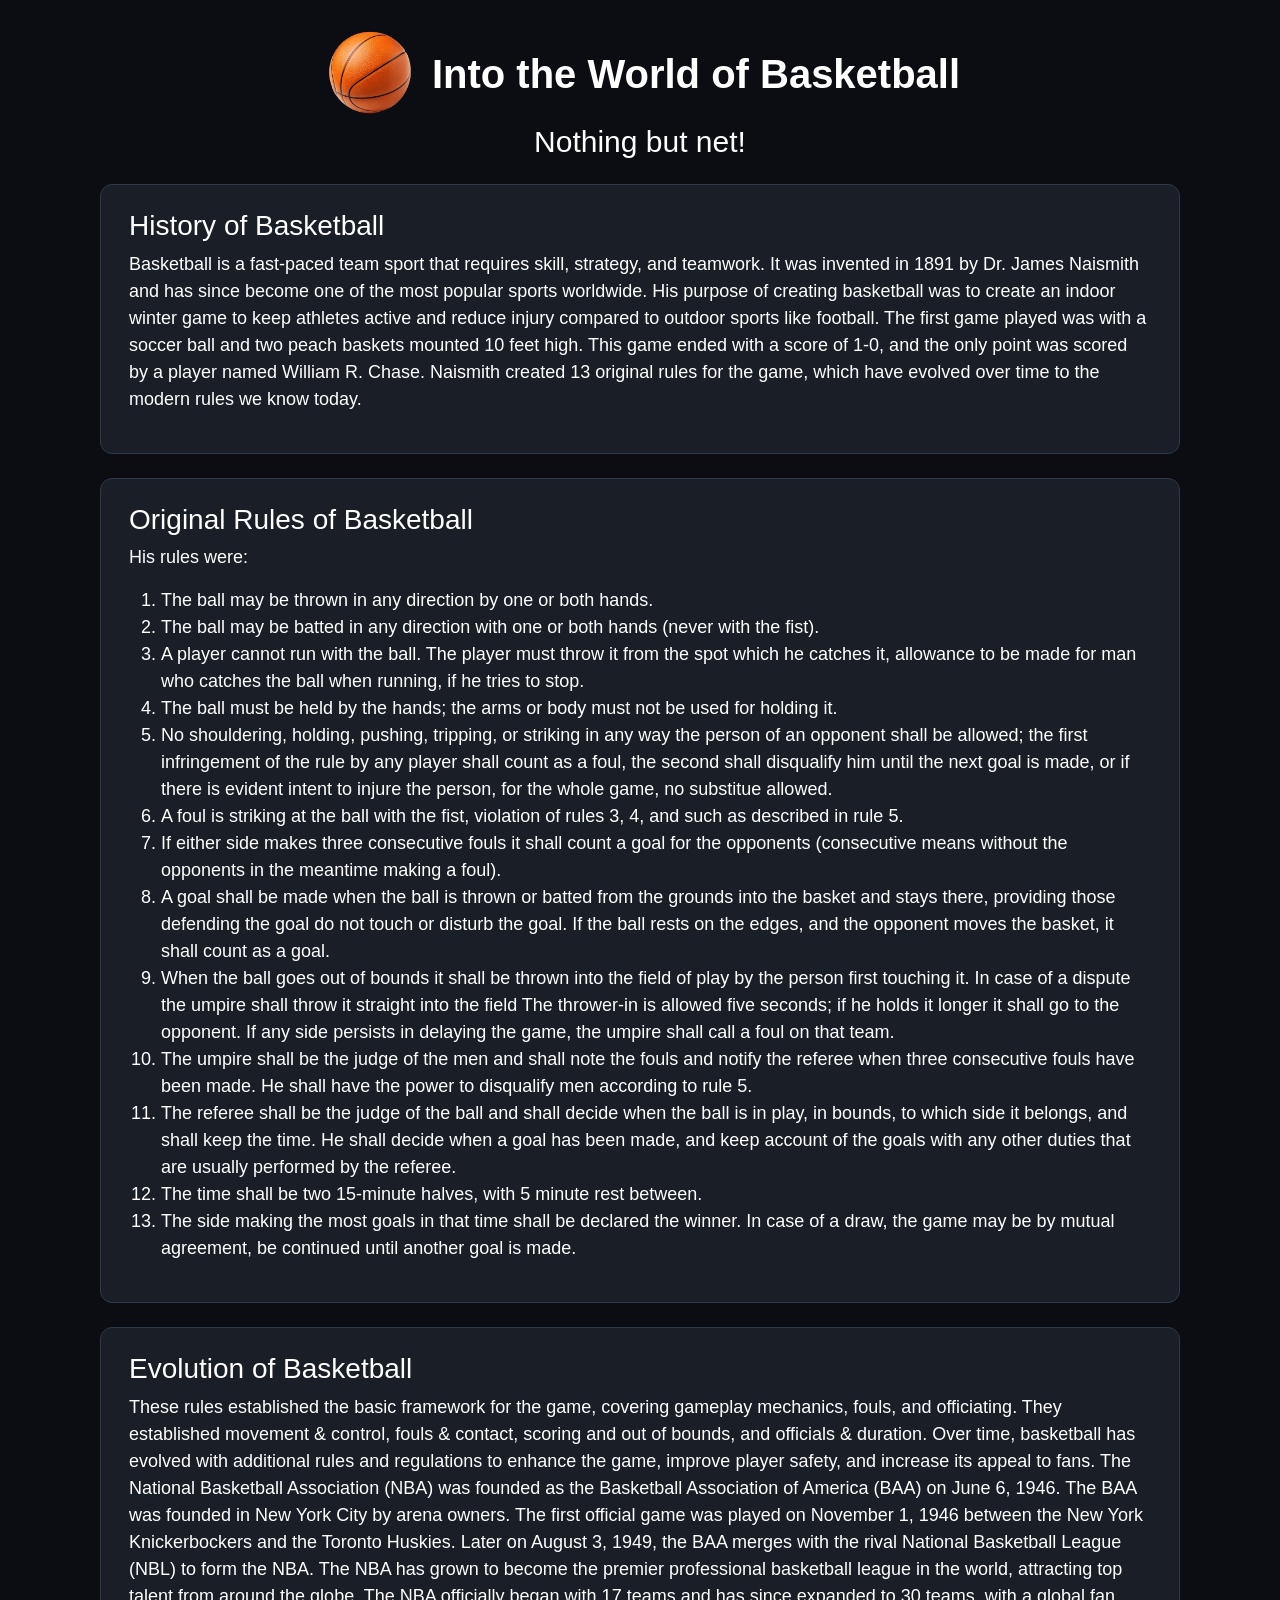
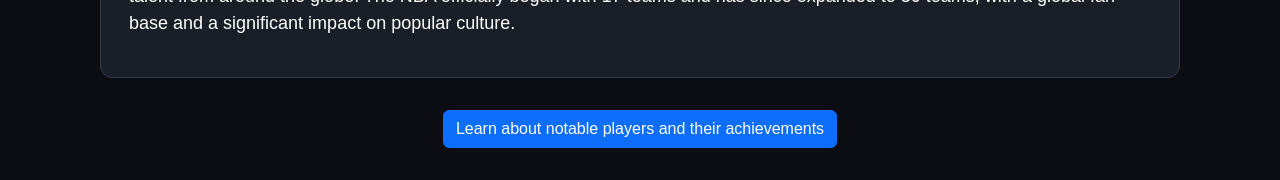
<file: index.html>
<!DOCTYPE html>
<html lang="en">
  <head> 
    <title>Basketball History and Rules</title> 

    <!-- Link to Bootstrap -->
    <link href="https://cdn.jsdelivr.net/npm/bootstrap@5.3.3/dist/css/bootstrap.min.css" rel="stylesheet" 
    integrity="sha384-QWTKZyjpPEjISv5WaRU9OFeRpok6YctnYmDr5pNlyT2bRjXh0JMhjY6hW+ALEwIH" crossorigin="anonymous">

    <!-- Link to the stylesheet called style.css -->
    <link rel="stylesheet" href="./css/style.css" />
  </head> 
  <body> 
    <div class="container mt-4">
      <header class ="text-center mb-4">
        <div class="title-row">
          <img class="ball-class" alt="Basketball Image" src="./images/basketball.png"/>
          <!-- This is the title of the page -->
          <h1 class="title">Into the World of Basketball</h1>
        </div>
        <!-- This is my subtitle of the page where I make a joke about how fans and players want to make a swish when making a basket -->
        <h2 class="subtitle">Nothing but net!</h2>
      </header>
      <main>
        <section>
          <!-- This is the main content of the page where I talk about the history and rules of the game -->
          <h3>History of Basketball</h3>
          <p id="introduction">Basketball is a fast-paced team sport that requires skill, strategy, and teamwork.
            It was invented in 1891 by Dr. James Naismith and has since become one of the most popular sports worldwide.
            His purpose of creating basketball was to create an indoor winter game to keep athletes active and reduce injury compared to outdoor sports like football.
            The first game played was with a soccer ball and two peach baskets mounted 10 feet high.
            This game ended with a score of 1-0, and the only point was scored by a player named William R. Chase.
            Naismith created 13 original rules for the game, which have evolved over time to the modern rules we know today.
          </p>
        </section>
        <section>
          <h3>Original Rules of Basketball</h3>
          <p id="rules">His rules were:</p>
          <ol id="rules">
            <li>The ball may be thrown in any direction by one or both hands.</li>
            <li>The ball may be batted in any direction with one or both hands (never with the fist).</li>
            <li>A player cannot run with the ball. The player must throw it from the spot which he catches it, allowance to be made for man who catches the ball when running, if he tries to stop.</li>
            <li>The ball must be held by the hands; the arms or body must not be used for holding it.</li>
            <li>No shouldering, holding, pushing, tripping, or striking in any way the person of an opponent shall be allowed; the first infringement of the rule by any player shall count as a foul, 
              the second shall disqualify him until the next goal is made, or if there is evident intent to injure the person, for the whole game, no substitue allowed.</li>
            <li>A foul is striking at the ball with the fist, violation of rules 3, 4, and such as described in rule 5.</li>
            <li>If either side makes three consecutive fouls it shall count a goal for the opponents (consecutive means without the opponents in the meantime making a foul).</li>
            <li>A goal shall be made when the ball is thrown or batted from the grounds into the basket and stays there, providing those defending the goal do not touch or disturb the goal. 
              If the ball rests on the edges, and the opponent moves the basket, it shall count as a goal.</li>
            <li>When the ball goes out of bounds it shall be thrown into the field of play by the person first touching it. In case of a dispute the umpire shall throw it straight into the field 
              The thrower-in is allowed five seconds; if he holds it longer it shall go to the opponent. If any side persists in delaying the game, the umpire shall call a foul on that team.</li>
            <li>The umpire shall be the judge of the men and shall note the fouls and notify the referee when three consecutive fouls have been made. He shall have the power to disqualify men according to rule 5.</li>
            <li>The referee shall be the judge of the ball and shall decide when the ball is in play, in bounds, to which side it belongs, and shall keep the time. 
              He shall decide when a goal has been made, and keep account of the goals with any other duties that are usually performed by the referee.
            </li>
            <li>The time shall be two 15-minute halves, with 5 minute rest between.</li>
            <li>The side making the most goals in that time shall be declared the winner. In case of a draw, the game may be by mutual agreement, be continued until another goal is made.</li>
          </ol>
          </section>
        <section>
          <h3>Evolution of Basketball</h3>
          <p id="history">These rules established the basic framework for the game, covering gameplay mechanics, fouls, and officiating. They established movement & control, fouls & contact, scoring and out of bounds, 
            and officials & duration. Over time, basketball has evolved with additional rules and regulations to enhance the game, improve player safety, and increase its appeal to fans.
            The National Basketball Association (NBA) was founded as the Basketball Association of America (BAA) on June 6, 1946. The BAA was founded in New York City by arena owners.
            The first official game was played on November 1, 1946 between the New York Knickerbockers and the Toronto Huskies. Later on August 3, 1949, the BAA merges with 
            the rival National Basketball League (NBL) to form the NBA. The NBA has grown to become the premier professional basketball league in the world, attracting top talent from around the globe.
            The NBA officially began with 17 teams and has since expanded to 30 teams, with a global fan base and a significant impact on popular culture.
          </p>
        </section>
      </main>
      <footer id="footer">
        <!-- Link to the 2nd page -->
        <a href="page2.html" class="btn btn-primary">Learn about notable players and their achievements</a>
      </footer>
    </div>
  </body> 
</html>
</file>
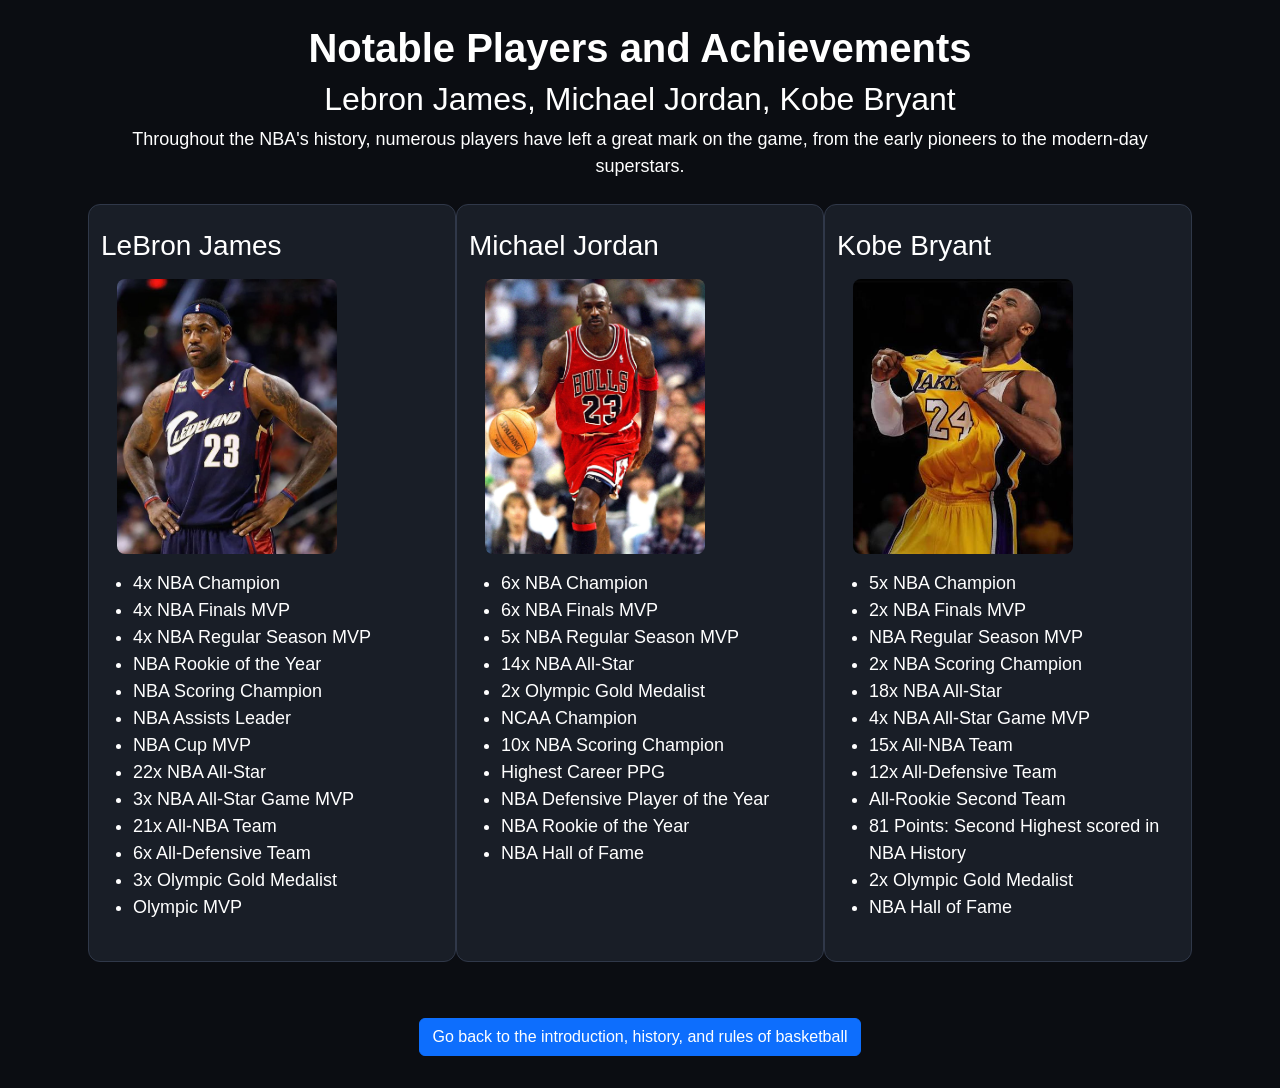
<file: page2.html>
<!DOCTYPE html>
<html lang="en">
  <head> 
    <title>NBA Notable Players and Achievements</title> 

    <!-- Link to Bootstrap -->
    <link href="https://cdn.jsdelivr.net/npm/bootstrap@5.3.3/dist/css/bootstrap.min.css" rel="stylesheet" 
    integrity="sha384-QWTKZyjpPEjISv5WaRU9OFeRpok6YctnYmDr5pNlyT2bRjXh0JMhjY6hW+ALEwIH" crossorigin="anonymous">

    <!-- Link to the stylesheet called style.css -->
    <link rel="stylesheet" href="./css/style.css" />
  </head> 
  <body>
    <div class="container mt-4">
        <header class ="text-center mb-4">
            <!-- This is my title for the 2nd page -->
            <h1 class="title">Notable Players and Achievements</h1>
            <!-- Players I will be mentioning on this page -->
            <h2>Lebron James, Michael Jordan, Kobe Bryant</h2>
            <!-- This explains that there are multiple notable players who left an impact on the game -->
            <p>Throughout the NBA's history, numerous players have left a great mark on the game, from the early pioneers to the modern-day superstars.</p>
        </header>
        <main>
            <div class="row">
                <section class="col-md-4">
                    <!-- This is the section for Lebron James -->
                    <h3>LeBron James</h3>
                    <!-- An image of Lebron James -->
                    <img class="player-image" alt="An image of Lebron James on the Cleveland Cavaliers" src="./images/lebron cavs.png" />
                    <!-- Lebron James achievements -->
                    <ul>
                        <li>4x NBA Champion</li>
                        <li>4x NBA Finals MVP</li>
                        <li>4x NBA Regular Season MVP</li>
                        <li>NBA Rookie of the Year</li>
                        <li>NBA Scoring Champion</li>
                        <li>NBA Assists Leader</li>
                        <li>NBA Cup MVP</li>
                        <li>22x NBA All-Star</li>
                        <li>3x NBA All-Star Game MVP</li>
                        <li>21x All-NBA Team</li>
                        <li>6x All-Defensive Team</li>
                        <li>3x Olympic Gold Medalist</li>
                        <li>Olympic MVP</li>
                    </ul>
                </section>
                <section class="col-md-4">
                    <!-- This is the section for Michael Jordan -->
                    <h3>Michael Jordan</h3>
                    <!-- An image of Michael Jordan -->
                    <img class="player-image" alt="An image of Michael Jordan on the Chicago Bulls" src="./images/jordan bulls.png" />
                    <!-- Michael Jordan achievements -->
                    <ul>
                        <li>6x NBA Champion</li>
                        <li>6x NBA Finals MVP</li>
                        <li>5x NBA Regular Season MVP</li>
                        <li>14x NBA All-Star</li>
                        <li>2x Olympic Gold Medalist</li>
                        <li>NCAA Champion</li>
                        <li>10x NBA Scoring Champion</li>
                        <li>Highest Career PPG</li>
                        <li>NBA Defensive Player of the Year</li>
                        <li>NBA Rookie of the Year</li>
                        <li>NBA Hall of Fame</li>
                    </ul>
                </section>
                <section class="col-md-4">
                    <!-- This is the section for Kobe Bryant -->
                    <h3>Kobe Bryant</h3>
                    <!-- An image of Kobe Bryant -->
                    <img class="player-image" alt="An image of Kobe Bryant on the Los Angeles Lakers" src="./images/kobe lakers.png" />
                    <!-- Kobe Bryant achievements -->
                    <ul>
                        <li>5x NBA Champion</li>
                        <li>2x NBA Finals MVP</li>
                        <li>NBA Regular Season MVP</li>
                        <li>2x NBA Scoring Champion</li>
                        <li>18x NBA All-Star</li>
                        <li>4x NBA All-Star Game MVP</li>
                        <li>15x All-NBA Team</li>
                        <li>12x All-Defensive Team</li>
                        <li>All-Rookie Second Team</li>
                        <li>81 Points: Second Highest scored in NBA History</li>
                        <li>2x Olympic Gold Medalist</li>
                        <li>NBA Hall of Fame</li>
                    </ul>
                </section>
            </div>
        </main>
        <footer id="footer">
            <!-- Link to the home page -->
            <a href="index.html" class="btn btn-primary">Go back to the introduction, history, and rules of basketball</a>
        </footer>
    </div>
  </body> 
</html>
</file>
<file: css/style.css>
/* global page styling */
body {
  background-color: #0b0d12;
  color: white;
  font-size: 18px;
  line-height: 1.5;
}

* {
  font-family: sans-serif;
  box-sizing: border-box;
}

/* centers the content on each page */
.container {
    max-width: 1120px;
    margin-left: auto;
    margin-right: auto;
    padding-left: 20px;
    padding-right: 20px;
}

/* boxes around the content of the pages */
main section {
    background-color: #191e27;
    border: 1px solid #303849;
    border-radius: 12px;
    padding: 24px 28px;
    margin-bottom: 24px;
    min-width: 0;
}

/* image styling */
img {
  border-radius: 8px;
  display: block;
}

.player-image {
    width: 100%;
    max-width: 220px;
    height: 275px;
    object-fit: cover;
    object-position: center top;
    margin: 16px;
}

/* title and basketball styling for index.html */
.title-row {
    display: flex;
    align-items: center;
    justify-content: center;
    gap: 12px;
}

.title-row .ball-class {
    width: 100px;
    height: 100px;
    object-fit: contain;
}

.title-row .title {
    margin: 0;
}

/* title and section heading */
.title {
    font-weight: bold;
    font-size: 40px;
}

.subtitle {
    font-size: 30px;
    color: white;
}

/* adjust footer to center of page */
#footer {
    display: flex;
    justify-content: center;
    margin-top: 32px;
    margin-bottom: 32px;
}

/* design for smaller screens */
@media (max-width: 600px) {
  body {
    font-size: 16px;
  }
}
</file>
